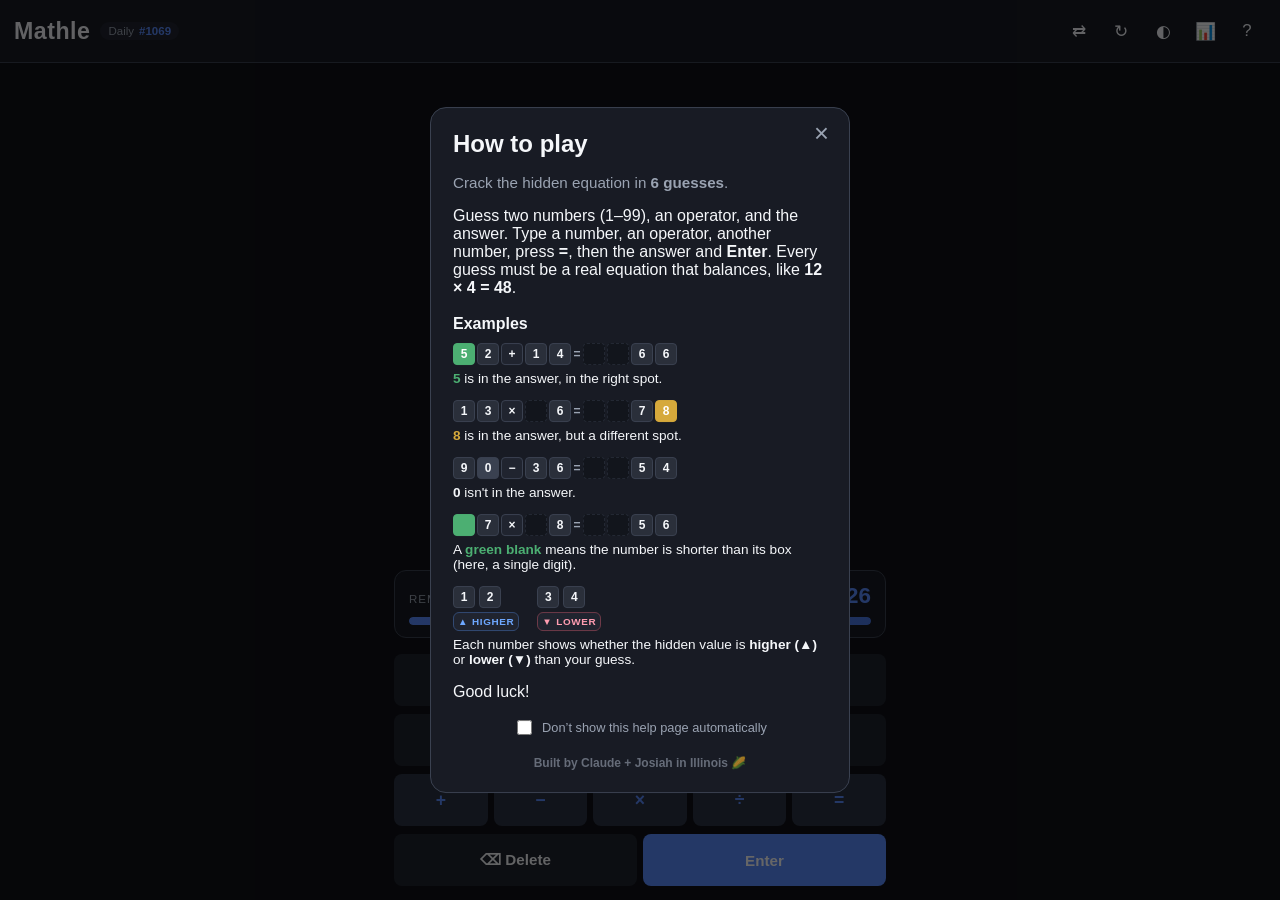
<file: index.html>
<!DOCTYPE html>
<html lang="en">
<head>
  <meta charset="UTF-8" />
  <meta name="viewport" content="width=device-width, initial-scale=1.0, maximum-scale=1.0, user-scalable=no" />
  <meta name="theme-color" content="#0f1117" />
  <title>Mathle — Math Wordle</title>
  <link rel="stylesheet" href="styles.css" />
</head>
<body>
  <header class="topbar">
    <div class="brand">
      <h1>Mathle</h1>
      <span class="mode-badge">
        <span id="mode-label">Daily</span>
        <span id="puzzle-tag" class="puzzle-tag">#1</span>
      </span>
    </div>
    <div class="top-actions">
      <button id="mode-toggle" class="icon-btn" title="Switch Daily / Unlimited" aria-label="Switch mode">⇄</button>
      <button id="new-game-btn" class="icon-btn" title="New puzzle" aria-label="New puzzle">↻</button>
      <button id="colorblind-btn" class="icon-btn" title="Colorblind mode" aria-label="Colorblind mode">◐</button>
      <button id="stats-btn" class="icon-btn" title="Statistics" aria-label="Statistics">📊</button>
      <button id="help-btn" class="icon-btn" title="How to play" aria-label="Help">?</button>
    </div>
  </header>

  <main class="game">
    <section id="board" class="board" aria-label="Guesses"></section>

    <section class="entropy" aria-label="Remaining possibilities">
      <div class="entropy-head">
        <span class="entropy-label">Remaining possibilities</span>
        <span id="entropy-value" class="entropy-value">—</span>
      </div>
      <div class="entropy-track"><div id="entropy-bar" class="entropy-bar"></div></div>
    </section>

    <section id="keypad" class="keypad" aria-label="Keypad">
      <div class="key-row">
        <button class="key" data-key="1">1</button>
        <button class="key" data-key="2">2</button>
        <button class="key" data-key="3">3</button>
        <button class="key" data-key="4">4</button>
        <button class="key" data-key="5">5</button>
      </div>
      <div class="key-row">
        <button class="key" data-key="6">6</button>
        <button class="key" data-key="7">7</button>
        <button class="key" data-key="8">8</button>
        <button class="key" data-key="9">9</button>
        <button class="key" data-key="0">0</button>
      </div>
      <div class="key-row">
        <button class="key op-key" data-key="+">+</button>
        <button class="key op-key" data-key="−">−</button>
        <button class="key op-key" data-key="×">×</button>
        <button class="key op-key" data-key="÷">÷</button>
        <button class="key op-key key-eq" data-key="=" title="Move to the result">=</button>
      </div>
      <div class="key-row">
        <button class="key wide" data-key="del">⌫ Delete</button>
        <button class="key wide accent" data-key="enter">Enter</button>
      </div>
    </section>
  </main>

  <!-- Overlay + modals -->
  <div id="overlay" class="overlay"></div>

  <div id="help-modal" class="modal">
    <button class="modal-close" data-close aria-label="Close">×</button>
    <h2>How to play</h2>
    <p class="help-lead">Crack the hidden equation in <strong>6 guesses</strong>.</p>
    <p>Guess two numbers (1–99), an operator, and the answer. Type a number, an
       operator, another number, press <strong>=</strong>, then the answer and
       <strong>Enter</strong>. Every guess must be a real equation that balances,
       like <strong>12 × 4 = 48</strong>.</p>

    <h3>Examples</h3>

    <div class="ex">
      <div class="ex-row" aria-hidden="true">
        <span class="tile correct">5</span><span class="tile">2</span>
        <span class="tile op">+</span>
        <span class="tile">1</span><span class="tile">4</span>
        <span class="tile sep">=</span>
        <span class="tile blank"></span><span class="tile blank"></span><span class="tile">6</span><span class="tile">6</span>
      </div>
      <p class="ex-cap"><strong class="c-correct">5</strong> is in the answer, in the right spot.</p>
    </div>

    <div class="ex">
      <div class="ex-row" aria-hidden="true">
        <span class="tile">1</span><span class="tile">3</span>
        <span class="tile op">×</span>
        <span class="tile blank"></span><span class="tile">6</span>
        <span class="tile sep">=</span>
        <span class="tile blank"></span><span class="tile blank"></span><span class="tile">7</span><span class="tile present">8</span>
      </div>
      <p class="ex-cap"><strong class="c-present">8</strong> is in the answer, but a different spot.</p>
    </div>

    <div class="ex">
      <div class="ex-row" aria-hidden="true">
        <span class="tile">9</span><span class="tile absent">0</span>
        <span class="tile op">−</span>
        <span class="tile">3</span><span class="tile">6</span>
        <span class="tile sep">=</span>
        <span class="tile blank"></span><span class="tile blank"></span><span class="tile">5</span><span class="tile">4</span>
      </div>
      <p class="ex-cap"><strong>0</strong> isn't in the answer.</p>
    </div>

    <div class="ex">
      <div class="ex-row" aria-hidden="true">
        <span class="tile blank correct"></span><span class="tile">7</span>
        <span class="tile op">×</span>
        <span class="tile blank"></span><span class="tile">8</span>
        <span class="tile sep">=</span>
        <span class="tile blank"></span><span class="tile blank"></span><span class="tile">5</span><span class="tile">6</span>
      </div>
      <p class="ex-cap">A <strong class="c-correct">green blank</strong> means the number is shorter than its box (here, a single digit).</p>
    </div>

    <div class="ex">
      <div class="ex-row ex-hints" aria-hidden="true">
        <div class="operand-wrap">
          <div class="operand"><span class="tile">1</span><span class="tile">2</span></div>
          <div class="hint up"><span class="hint-ico">▲</span><span class="hint-word">Higher</span></div>
        </div>
        <div class="operand-wrap">
          <div class="operand"><span class="tile">3</span><span class="tile">4</span></div>
          <div class="hint down"><span class="hint-ico">▼</span><span class="hint-word">Lower</span></div>
        </div>
      </div>
      <p class="ex-cap">Each number shows whether the hidden value is <strong>higher (▲)</strong> or <strong>lower (▼)</strong> than your guess.</p>
    </div>

    <p>Good luck!</p>
    <label class="help-dismiss"><input type="checkbox" id="help-dismiss" /> Don’t show this help page automatically</label>
    <a class="credit" href="https://josiahmdavidson.com" target="_blank" rel="noopener">Built by Claude + Josiah in Illinois 🌽</a>
  </div>

  <div id="stats-modal" class="modal">
    <button class="modal-close" data-close aria-label="Close">×</button>
    <h2>Statistics</h2>
    <div class="stats-grid">
      <div><div id="stat-played" class="stat-num">0</div><div class="stat-cap">Played</div></div>
      <div><div id="stat-winpct" class="stat-num">0</div><div class="stat-cap">Win %</div></div>
      <div><div id="stat-streak" class="stat-num">0</div><div class="stat-cap">Streak</div></div>
      <div><div id="stat-best" class="stat-num">0</div><div class="stat-cap">Best</div></div>
    </div>
    <h3>Guess distribution</h3>
    <div id="dist-bars" class="dist-bars"></div>
    <div class="stat-extra">Wrong answers entered: <strong id="stat-miscalc">0</strong></div>
  </div>

  <div id="gameover-modal" class="modal">
    <button class="modal-close" data-close aria-label="Close">×</button>
    <h2 id="gameover-title">Solved!</h2>
    <p id="gameover-sub" class="gameover-sub"></p>
    <div id="result-equation" class="result-equation"></div>
    <p id="gameover-miscalc" class="gameover-miscalc"></p>
    <div class="gameover-actions">
      <button id="share-btn" class="btn">Share</button>
      <button id="playagain-btn" class="btn accent">Play again</button>
    </div>
  </div>

  <div id="toast" class="toast" role="status" aria-live="polite"></div>

  <!-- Modules, loaded in dependency order (classic scripts share globals). -->
  <script src="js/constants.js"></script>
  <script src="js/rng.js"></script>
  <script src="js/statisticsManager.js"></script>
  <script src="js/dailyPuzzle.js"></script>
  <script src="js/equationMode.js"></script>
  <script src="js/uiRenderer.js"></script>
  <script src="js/main.js"></script>
</body>
</html>
</file>
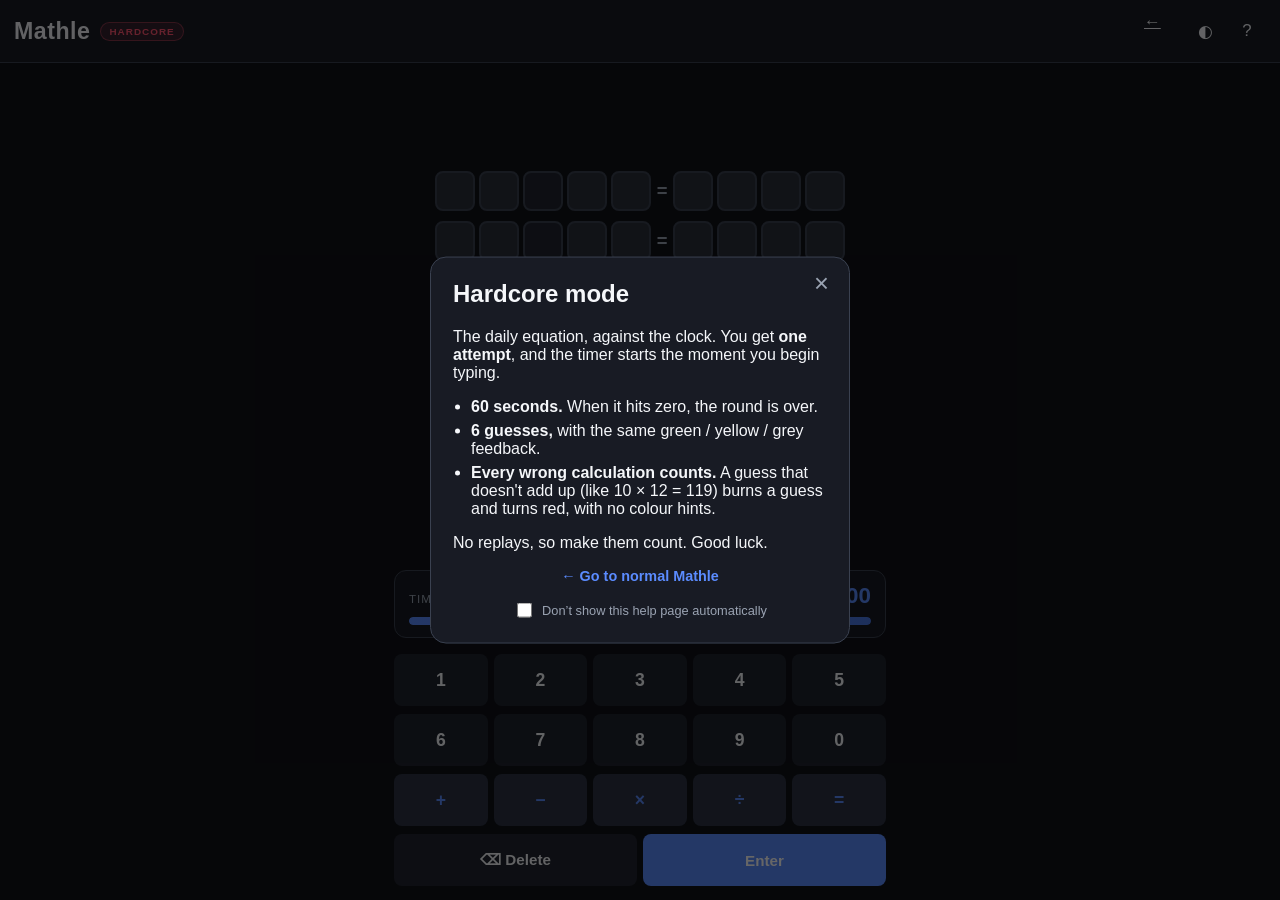
<file: hardcore/index.html>
<!DOCTYPE html>
<html lang="en">
<head>
  <meta charset="UTF-8" />
  <meta name="viewport" content="width=device-width, initial-scale=1.0, maximum-scale=1.0, user-scalable=no" />
  <meta name="theme-color" content="#0f1117" />
  <title>Mathle Hardcore</title>
  <link rel="stylesheet" href="../styles.css" />
</head>
<body>
  <!-- Sub-10s red edge flash. -->
  <div id="hc-flash" aria-hidden="true"></div>

  <header class="topbar">
    <div class="brand">
      <h1>Mathle</h1>
      <span class="hc-badge">Hardcore</span>
    </div>
    <div class="top-actions">
      <a id="home-link" class="icon-btn" href="../" title="Back to normal Mathle" aria-label="Back to normal Mathle">←</a>
      <button id="colorblind-btn" class="icon-btn" title="Colorblind mode" aria-label="Colorblind mode">◐</button>
      <button id="help-btn" class="icon-btn" title="How to play" aria-label="Help">?</button>
    </div>
  </header>

  <main class="game">
    <section id="board" class="board" aria-label="Guesses"></section>

    <section class="entropy" aria-label="Time left">
      <div class="entropy-head">
        <span class="entropy-label">Time left</span>
        <span id="hc-timer" class="entropy-value">1:00</span>
      </div>
      <div class="entropy-track"><div id="hc-timer-bar" class="entropy-bar timer-bar"></div></div>
    </section>

    <section id="keypad" class="keypad" aria-label="Keypad">
      <div class="key-row">
        <button class="key" data-key="1">1</button>
        <button class="key" data-key="2">2</button>
        <button class="key" data-key="3">3</button>
        <button class="key" data-key="4">4</button>
        <button class="key" data-key="5">5</button>
      </div>
      <div class="key-row">
        <button class="key" data-key="6">6</button>
        <button class="key" data-key="7">7</button>
        <button class="key" data-key="8">8</button>
        <button class="key" data-key="9">9</button>
        <button class="key" data-key="0">0</button>
      </div>
      <div class="key-row">
        <button class="key op-key" data-key="+">+</button>
        <button class="key op-key" data-key="−">−</button>
        <button class="key op-key" data-key="×">×</button>
        <button class="key op-key" data-key="÷">÷</button>
        <button class="key op-key key-eq" data-key="=" title="Move to the result">=</button>
      </div>
      <div class="key-row">
        <button class="key wide" data-key="del">⌫ Delete</button>
        <button class="key wide accent" data-key="enter">Enter</button>
      </div>
    </section>
  </main>

  <div id="overlay" class="overlay"></div>

  <div id="help-modal" class="modal">
    <button class="modal-close" data-close aria-label="Close">×</button>
    <h2>Hardcore mode</h2>
    <p>The daily equation, against the clock. You get <strong>one attempt</strong>,
       and the timer starts the moment you begin typing.</p>
    <ul class="hc-rules">
      <li><strong>60 seconds.</strong> When it hits zero, the round is over.</li>
      <li><strong>6 guesses,</strong> with the same green / yellow / grey feedback.</li>
      <li><strong>Every wrong calculation counts.</strong> A guess that doesn't add
         up (like 10 × 12 = 119) burns a guess and turns red, with no colour hints.</li>
    </ul>
    <p>No replays, so make them count. Good luck.</p>
    <a class="help-leave" href="../">← Go to normal Mathle</a>
    <label class="help-dismiss"><input type="checkbox" id="help-dismiss" /> Don’t show this help page automatically</label>
  </div>

  <div id="gameover-modal" class="modal">
    <button class="modal-close" data-close aria-label="Close">×</button>
    <h2 id="hc-over-title">Solved!</h2>
    <p id="hc-over-sub" class="gameover-sub"></p>
    <div id="hc-over-eq" class="result-equation"></div>
    <div class="gameover-actions">
      <button id="hc-share" class="btn accent">Share</button>
      <a class="btn" href="../">Back to Mathle</a>
    </div>
  </div>

  <div id="toast" class="toast" role="status" aria-live="polite"></div>

  <!-- Shared pure modules + the hardcore controller. -->
  <script src="../js/constants.js"></script>
  <script src="../js/rng.js"></script>
  <script src="../js/equationMode.js"></script>
  <script src="../js/dailyPuzzle.js"></script>
  <script src="../js/uiRenderer.js"></script>
  <script src="../js/hardcore.js"></script>
</body>
</html>
</file>
<file: styles.css>
/* ============================================================
   Mathle — dark-first, mobile-friendly styling
   ============================================================ */

:root {
  --bg: #0f1117;
  --panel: #181b24;
  --panel-2: #20242f;
  --tile: #2a2f3a;
  --tile-border: #3a4150;
  --text: #f5f7fa;
  --muted: #9aa3b2;
  --accent: #5b8cff;
  --accent-2: #4a78e6;

  --correct: #4caf72;
  --present: #d6a93b;
  --absent: #3a4150;

  --radius: 12px;
  --gap: 4px;
  /* 10 cells per row (2 + op + 2 + = + 4), so tiles are sized accordingly. */
  --tile-size: clamp(28px, 7.6vw, 40px);
}

/* Colorblind palette: blue / orange (high-contrast, Wordle-style) */
body.colorblind {
  --correct: #2f80ed;
  --present: #f28c28;
}

* { box-sizing: border-box; }

html, body {
  margin: 0;
  height: 100%;
}

body {
  background: var(--bg);
  color: var(--text);
  font-family: -apple-system, BlinkMacSystemFont, "Segoe UI", Roboto, Helvetica, Arial, sans-serif;
  -webkit-font-smoothing: antialiased;
  display: flex;
  flex-direction: column;
  height: 100dvh;       /* lock to the (dynamic) viewport */
  overflow: hidden;     /* the page itself never scrolls */
  touch-action: manipulation;
}

/* ---- Top bar ---- */
.topbar {
  display: flex;
  align-items: center;
  justify-content: space-between;
  gap: 6px 10px;
  flex-wrap: wrap; /* controls drop to a second line rather than clipping */
  padding: 12px 14px;
  border-bottom: 1px solid var(--tile-border);
  background: var(--panel);
  position: sticky;
  top: 0;
  z-index: 5;
}
.top-actions { flex-wrap: wrap; justify-content: flex-end; }
.brand { display: flex; align-items: center; gap: 10px; }
.brand h1 {
  font-size: 1.45rem;
  margin: 0;
  letter-spacing: 0.5px;
  font-weight: 800;
}
.mode-badge {
  display: inline-flex;
  align-items: center;
  gap: 5px;
  font-size: 0.72rem;
  color: var(--muted);
  background: var(--panel-2);
  padding: 3px 8px;
  border-radius: 999px;
}
.puzzle-tag { color: var(--accent); font-weight: 700; }

.top-actions { display: flex; gap: 4px; }
.icon-btn {
  background: transparent;
  border: none;
  color: var(--text);
  font-size: 1.05rem;
  width: 38px;
  height: 38px;
  border-radius: 10px;
  cursor: pointer;
  transition: background 0.15s;
}
.icon-btn:hover { background: var(--panel-2); }

/* ---- Layout ---- */
.game {
  flex: 1;
  min-height: 0; /* allow the board region inside to shrink instead of overflowing */
  width: 100%;
  max-width: 520px;
  margin: 0 auto;
  padding: 14px;
  display: flex;
  flex-direction: column;
  gap: 16px;
}

/* ---- Board ---- */
/* The board is a flex region that soaks up all spare vertical space, so the
   meter and keypad below it stay put. Its rows live in .board-rows, which is
   scaled down by JS if it would ever exceed this region (keeping the whole
   game on one non-scrolling screen). */
.board {
  flex: 1;
  min-height: 0;
  display: flex;
  flex-direction: column;
  align-items: center;
  justify-content: center;
  overflow: hidden;
}
.board-rows {
  display: flex;
  flex-direction: column;
  gap: 10px;
  align-items: center;
  transform-origin: center center;
}
.row {
  display: flex;
  flex-direction: column;
  align-items: center;
  gap: 3px;
}
.row-eq {
  display: flex;
  align-items: flex-start;
  gap: var(--gap);
  justify-content: center;
}
.operand-wrap {
  display: flex;
  flex-direction: column;
  align-items: stretch; /* hint pill stretches to the full operand width */
  gap: 4px;
}
.operand { display: flex; gap: var(--gap); }

.tile {
  width: var(--tile-size);
  height: var(--tile-size);
  display: flex;
  align-items: center;
  justify-content: center;
  font-size: calc(var(--tile-size) * 0.46);
  font-weight: 700;
  background: var(--tile);
  border: 2px solid var(--tile-border);
  border-radius: 8px;
  font-variant-numeric: tabular-nums;
  color: var(--text);
  user-select: none;
}
.tile.op {
  align-self: flex-start;
  background: var(--panel-2);
}
.tile.filled {
  border-color: var(--accent);
  animation: pop 0.1s ease;
}
.tile.correct { background: var(--correct); border-color: var(--correct); color: #fff; }
.tile.present { background: var(--present); border-color: var(--present); color: #fff; }
.tile.absent  { background: var(--absent);  border-color: var(--absent);  color: var(--text); }

/* Value hint pill — annotates the whole operand, deliberately styled unlike a
   digit tile (outlined pill, full operand width) so it can't be mistaken for
   per-digit feedback. */
.hint {
  display: flex;
  align-items: center;
  justify-content: center;
  gap: 4px;
  font-size: 0.62rem;
  font-weight: 800;
  text-transform: uppercase;
  letter-spacing: 0.6px;
  padding: 3px 4px;
  border-radius: 6px;
  background: var(--panel-2);
  border: 1px solid var(--tile-border);
  white-space: nowrap;
}
.hint .hint-ico { font-size: 0.6rem; line-height: 1; }
.hint.up   { color: #6ea8ff; border-color: #324a73; }
.hint.down { color: #ff9db1; border-color: #6e3a48; }
.hint.equal { color: var(--correct); border-color: #2f5a43; }

/* ---- Entropy meter ---- */
.entropy {
  background: var(--panel);
  border: 1px solid var(--tile-border);
  border-radius: var(--radius);
  padding: 12px 14px;
}
.entropy-head {
  display: flex;
  align-items: baseline;
  justify-content: space-between;
}
.entropy-label {
  font-size: 0.72rem;
  text-transform: uppercase;
  letter-spacing: 1px;
  color: var(--muted);
}
.entropy-value {
  font-size: 1.4rem;
  font-weight: 800;
  font-variant-numeric: tabular-nums;
  color: var(--accent);
}
.entropy-track {
  margin-top: 8px;
  height: 8px;
  background: var(--panel-2);
  border-radius: 999px;
  overflow: hidden;
}
.entropy-bar {
  height: 100%;
  width: 100%;
  background: linear-gradient(90deg, var(--accent), var(--accent-2));
  border-radius: 999px;
  transition: width 0.6s cubic-bezier(0.22, 1, 0.36, 1);
}
.entropy-bar.solved { background: linear-gradient(90deg, var(--correct), #6dd39a); }

/* ---- Keypad ---- */
.keypad {
  display: flex;
  flex-direction: column;
  gap: 8px;
}
.key-row { display: flex; gap: 6px; justify-content: center; }
.key {
  flex: 1;
  min-width: 0;
  height: 52px;
  border: none;
  border-radius: 8px;
  background: var(--panel-2);
  color: var(--text);
  font-size: 1.1rem;
  font-weight: 700;
  cursor: pointer;
  transition: transform 0.08s, background 0.15s;
}
.key:active { transform: translateY(1px) scale(0.97); }
.key.op-key { background: #2c3344; color: var(--accent); }
.key.wide { flex: 1.6; font-size: 0.95rem; }
.key.accent { background: var(--accent); color: #fff; }
.key.correct { background: var(--correct); color: #fff; }
.key.present { background: var(--present); color: #fff; }
.key.absent  { background: #14171f; color: var(--muted); }

/* ---- Overlay & modals ---- */
.overlay {
  position: fixed;
  inset: 0;
  background: rgba(0, 0, 0, 0.6);
  opacity: 0;
  pointer-events: none;
  transition: opacity 0.2s;
  z-index: 10;
}
.overlay.open { opacity: 1; pointer-events: auto; }

.modal {
  position: fixed;
  left: 50%;
  top: 50%;
  transform: translate(-50%, -46%) scale(0.96);
  width: min(420px, calc(100vw - 32px));
  max-height: 86vh;
  overflow-y: auto;
  background: var(--panel);
  border: 1px solid var(--tile-border);
  border-radius: 16px;
  padding: 22px;
  z-index: 11;
  opacity: 0;
  pointer-events: none;
  transition: opacity 0.2s, transform 0.2s;
}
.modal.open {
  opacity: 1;
  pointer-events: auto;
  transform: translate(-50%, -50%) scale(1);
}
.modal h2 { margin-top: 0; }
.modal-close {
  position: absolute;
  top: 12px;
  right: 14px;
  background: none;
  border: none;
  color: var(--muted);
  font-size: 1.6rem;
  cursor: pointer;
  line-height: 1;
}

.stats-grid {
  display: grid;
  grid-template-columns: repeat(4, 1fr);
  gap: 8px;
  text-align: center;
  margin-bottom: 18px;
}
.stat-num { font-size: 1.8rem; font-weight: 800; font-variant-numeric: tabular-nums; }
.stat-cap { font-size: 0.68rem; color: var(--muted); text-transform: uppercase; }

.dist-bars { display: flex; flex-direction: column; gap: 5px; }
.dist-row { display: flex; align-items: center; gap: 8px; }
.dist-label { width: 14px; color: var(--muted); font-weight: 700; }
.dist-bar {
  background: var(--accent);
  color: #fff;
  font-size: 0.78rem;
  font-weight: 700;
  text-align: right;
  padding: 2px 8px;
  border-radius: 4px;
  min-width: 24px;
  transition: width 0.4s ease;
}

.gameover-sub { color: var(--muted); margin-top: -6px; }
.result-equation {
  text-align: center;
  font-size: 1.4rem;
  font-weight: 800;
  font-variant-numeric: tabular-nums;
  background: var(--panel-2);
  border-radius: 10px;
  padding: 14px;
  margin: 14px 0 10px;
}
.gameover-miscalc {
  text-align: center;
  font-size: 0.82rem;
  color: var(--muted);
  margin: 0 0 14px;
}
.gameover-actions { display: flex; gap: 10px; }
.btn {
  flex: 1;
  height: 48px;
  border: none;
  border-radius: 10px;
  background: var(--panel-2);
  color: var(--text);
  font-size: 1rem;
  font-weight: 700;
  cursor: pointer;
}
.btn.accent { background: var(--accent); color: #fff; }
.btn:active { transform: translateY(1px); }

/* ---- Toast ---- */
.toast {
  position: fixed;
  left: 50%;
  bottom: 22px;
  transform: translateX(-50%) translateY(20px);
  background: #000;
  color: #fff;
  padding: 10px 18px;
  border-radius: 8px;
  font-weight: 600;
  font-size: 0.9rem;
  opacity: 0;
  pointer-events: none;
  transition: opacity 0.2s, transform 0.2s;
  z-index: 20;
}
.toast.show { opacity: 0.96; transform: translateX(-50%) translateY(0); }

/* ---- Animations ---- */
@keyframes pop {
  0% { transform: scale(0.9); }
  100% { transform: scale(1); }
}
@keyframes flip {
  0% { transform: rotateX(0); }
  50% { transform: rotateX(90deg); }
  100% { transform: rotateX(0); }
}
.tile.reveal { animation: flip 0.5s ease both; }

@keyframes shake {
  10%, 90% { transform: translateX(-2px); }
  20%, 80% { transform: translateX(4px); }
  30%, 50%, 70% { transform: translateX(-7px); }
  40%, 60% { transform: translateX(7px); }
}
.row.shake { animation: shake 0.45s ease; }

@keyframes bounce {
  0% { transform: translateY(0); }
  30% { transform: translateY(-14px); }
  50% { transform: translateY(0); }
  65% { transform: translateY(-7px); }
  100% { transform: translateY(0); }
}
.row.win-bounce .tile { animation: bounce 0.6s ease; }

@media (prefers-reduced-motion: reduce) {
  .tile.reveal, .row.shake, .row.win-bounce .tile { animation: none; }
}

/* Blank padding cell — clearly emptier than an unfilled tile, but still grades. */
.tile.blank {
  background: #12151c;
  border-color: #232833;
  border-style: dashed;
}
.tile.blank.correct { background: var(--correct); border-color: var(--correct); border-style: solid; }
.tile.blank.present { background: var(--present); border-color: var(--present); border-style: solid; }
/* An absent blank means "not blank here — a digit belongs in this slot", so it
   reads as a solid grey tile (like any absent digit), not an empty outline. */
.tile.blank.absent  { background: var(--absent); border-color: var(--absent); border-style: solid; }

/* Static "=" separator between the second operand and the result. */
.tile.sep {
  background: transparent;
  border: none;
  color: var(--muted);
  font-weight: 700;
  width: auto;
  min-width: 14px;
}

/* Highlight the field currently receiving input. */
.operand.active .tile {
  border-color: var(--accent);
  box-shadow: 0 0 0 1px var(--accent) inset;
}

/* Small cue under a one-digit second operand: press "=" to reach the answer. */
.field-hint {
  margin-top: 3px;
  text-align: center;
  font-size: 0.5rem;
  font-weight: 800;
  text-transform: uppercase;
  letter-spacing: 0.4px;
  line-height: 1;
  white-space: nowrap;
  color: var(--accent);
  animation: fieldHintPulse 1.4s ease-in-out infinite;
}
@keyframes fieldHintPulse {
  0%, 100% { opacity: 0.5; }
  50% { opacity: 1; }
}
@media (prefers-reduced-motion: reduce) {
  .field-hint { animation: none; opacity: 0.85; }
}

/* "Wrong answers entered" line in the stats modal. */
.stat-extra {
  margin-top: 16px;
  text-align: center;
  font-size: 0.85rem;
  color: var(--muted);
}
.stat-extra strong { color: var(--text); }

/* ---- Help examples ---- */
.help-lead {
  color: var(--muted);
  margin: -4px 0 12px;
  font-size: 0.95rem;
}
.modal h3 {
  font-size: 1rem;
  margin: 18px 0 10px;
}
.ex { margin: 0 0 14px; }
.ex-row {
  display: flex;
  gap: 2px;
  align-items: center;
  margin-bottom: 6px;
}
/* Reuse the game's tile look at a compact size for illustrations. */
.ex-row .tile {
  width: 22px;
  height: 22px;
  font-size: 12px;
  border-width: 1.5px;
  border-radius: 4px;
}
.ex-row .tile.sep { width: auto; min-width: 8px; }
/* The higher/lower example reuses the real in-game pills under each number. */
.ex-row.ex-hints { gap: 18px; align-items: flex-start; }
.ex-cap {
  margin: 0;
  font-size: 0.85rem;
  color: var(--text);
}
.c-correct { color: var(--correct); }
.c-present { color: var(--present); }

/* Quiet creator credit — help modal only. */
.credit {
  display: block;
  margin-top: 18px;
  text-align: center;
  font-size: 0.75rem;
  font-weight: 600;
  color: var(--muted);
  opacity: 0.6;
  text-decoration: none;
}
.credit:hover { opacity: 0.85; }

/* "Don't show automatically" toggle in the help modal. */
.help-dismiss {
  display: flex;
  align-items: center;
  justify-content: center;
  gap: 7px;
  margin-top: 16px;
  font-size: 0.8rem;
  color: var(--muted);
  cursor: pointer;
  user-select: none;
}
.help-dismiss input {
  width: 15px;
  height: 15px;
  accent-color: var(--accent);
  cursor: pointer;
}

/* ---- Mobile ---- */
.keypad { padding-bottom: env(safe-area-inset-bottom, 0); }
@media (max-width: 520px) {
  :root { --tile-size: clamp(22px, 7vw, 33px); --gap: 3px; }
  .game { padding: 10px 10px 8px; gap: 12px; }
  .topbar { padding: 9px 10px; }
  .brand h1 { font-size: 1.2rem; }
  .top-actions { gap: 2px; }
  .icon-btn { width: 33px; height: 33px; font-size: 1rem; }
  .board { gap: 8px; }
  .entropy { padding: 10px 12px; }
  .entropy-value { font-size: 1.2rem; }
  .key { height: 46px; font-size: 1.02rem; }
  .key.wide { font-size: 0.88rem; }
  .keypad { gap: 6px; }
  .key-row { gap: 5px; }
  .hint { font-size: 0.56rem; letter-spacing: 0.3px; padding: 2px 3px; }
}

/* Very narrow phones. */
@media (max-width: 360px) {
  :root { --tile-size: clamp(20px, 6.6vw, 30px); --gap: 3px; }
  .hint .hint-word { display: none; } /* arrow alone once space is tight */
  .hint { font-size: 0.7rem; }
}

/* ============================================================
   Halloween theme (Oct 26–31, or ?theme=halloween)
   Everything gates behind body.halloween so the base game is untouched.
   Feedback colours stay legible: correct is still green; only "present"
   shifts yellow -> orange, and the accent goes pumpkin/purple.
   ============================================================ */
body.halloween {
  --bg: #0c0a12;
  --panel: #16101f;
  --panel-2: #1f1730;
  --tile: #241a33;
  --tile-border: #3a2b4f;
  --absent: #39304a;
  --accent: #ff7518;   /* pumpkin */
  --accent-2: #e0631a;
  --present: #f5911e;  /* orange "present" */
  background: radial-gradient(120% 80% at 50% -10%, #241238 0%, var(--bg) 55%);
}

/* Glowing title with a little pumpkin. */
body.halloween .brand h1 {
  text-shadow: 0 0 10px rgba(255, 117, 24, 0.45), 0 0 22px rgba(139, 92, 246, 0.28);
}
body.halloween .brand h1::after { content: ' 🎃'; }

/* Operator keys pick up a purple tint. */
body.halloween .key.op-key { background: #2a1e3d; color: var(--accent); }

/* Faint cobwebs in the top corners (fixed => out of flow, no layout impact). */
body.halloween::before,
body.halloween::after {
  content: '';
  position: fixed;
  top: 0;
  width: 84px;
  height: 84px;
  z-index: 6;
  opacity: 0.14;
  pointer-events: none;
  background: center / contain no-repeat
    url("data:image/svg+xml,<svg xmlns='http://www.w3.org/2000/svg' viewBox='0 0 100 100'><g fill='none' stroke='%23ffffff' stroke-width='1.4'><path d='M2 2L100 2M2 2L2 100M2 2L74 74M2 2L100 44M2 2L44 100'/><path d='M24 2Q16 16 2 24M46 2Q30 30 2 46M68 2Q44 44 2 68M90 2Q58 58 2 90'/></g></svg>");
}
body.halloween::before { left: 0; }
body.halloween::after  { right: 0; transform: scaleX(-1); }

/* The "boo" ghost that floats up from a pressed number key. */
.boo {
  position: fixed;
  z-index: 60;
  font-size: 26px;
  pointer-events: none;
  transform: translate(-50%, 0);
  animation: booRise 0.85s ease-out forwards;
}
@keyframes booRise {
  0%   { transform: translate(-50%, 0) scale(0.7); opacity: 0; }
  20%  { opacity: 0.85; }
  100% { transform: translate(calc(-50% + var(--drift, 0px)), -72px) scale(1.1); opacity: 0; }
}
@media (prefers-reduced-motion: reduce) {
  .boo { display: none; }
}

/* ============================================================
   Hardcore mode (/hardcore) — shared styles used by hardcore/index.html
   ============================================================ */
.hc-badge {
  font-size: 0.62rem;
  font-weight: 800;
  letter-spacing: 1px;
  text-transform: uppercase;
  color: #ff5470;
  background: rgba(255, 84, 112, 0.12);
  border: 1px solid rgba(255, 84, 112, 0.4);
  padding: 3px 8px;
  border-radius: 999px;
}

/* Wrong-calculation row: solid muted-crimson tiles, no grading. */
.tile.invalid,
.tile.blank.invalid {
  background: #a3324b;
  border-color: #a3324b;
  border-style: solid;
  color: #fff;
}

/* Countdown timer reuses the meter styling; add a linear width tween + urgency. */
.timer-bar { transition: width 0.25s linear; }
.entropy-value.urgent { color: #ff5470; }
.entropy-bar.urgent { background: linear-gradient(90deg, #ff2d2d, #ff7a3c); }

/* Under 10s: a restrained but stressful red edge-flash. Vivid red, distinct
   from the crimson wrong-calc tiles. */
#hc-flash {
  position: fixed;
  inset: 0;
  z-index: 2;
  pointer-events: none;
  opacity: 0;
  background: radial-gradient(125% 95% at 50% 50%, transparent 55%, rgba(255, 40, 40, 0.30) 100%);
}
body.hc-urgent #hc-flash { animation: hcFlash 1s ease-in-out infinite; }
@keyframes hcFlash {
  0%, 100% { opacity: 0.12; }
  50% { opacity: 0.72; }
}
@media (prefers-reduced-motion: reduce) {
  body.hc-urgent #hc-flash { animation: none; opacity: 0.4; }
}

.hc-rules { margin: 8px 0 4px; padding-left: 18px; }
.hc-rules li { margin: 6px 0; }
.gameover-actions a.btn {
  display: flex;
  align-items: center;
  justify-content: center;
  text-decoration: none;
}

/* Leave-hardcore link in the help modal. */
.help-leave {
  display: block;
  text-align: center;
  margin-top: 16px;
  font-size: 0.9rem;
  font-weight: 700;
  color: var(--accent);
  text-decoration: none;
}
.help-leave:hover { text-decoration: underline; }
</file>
